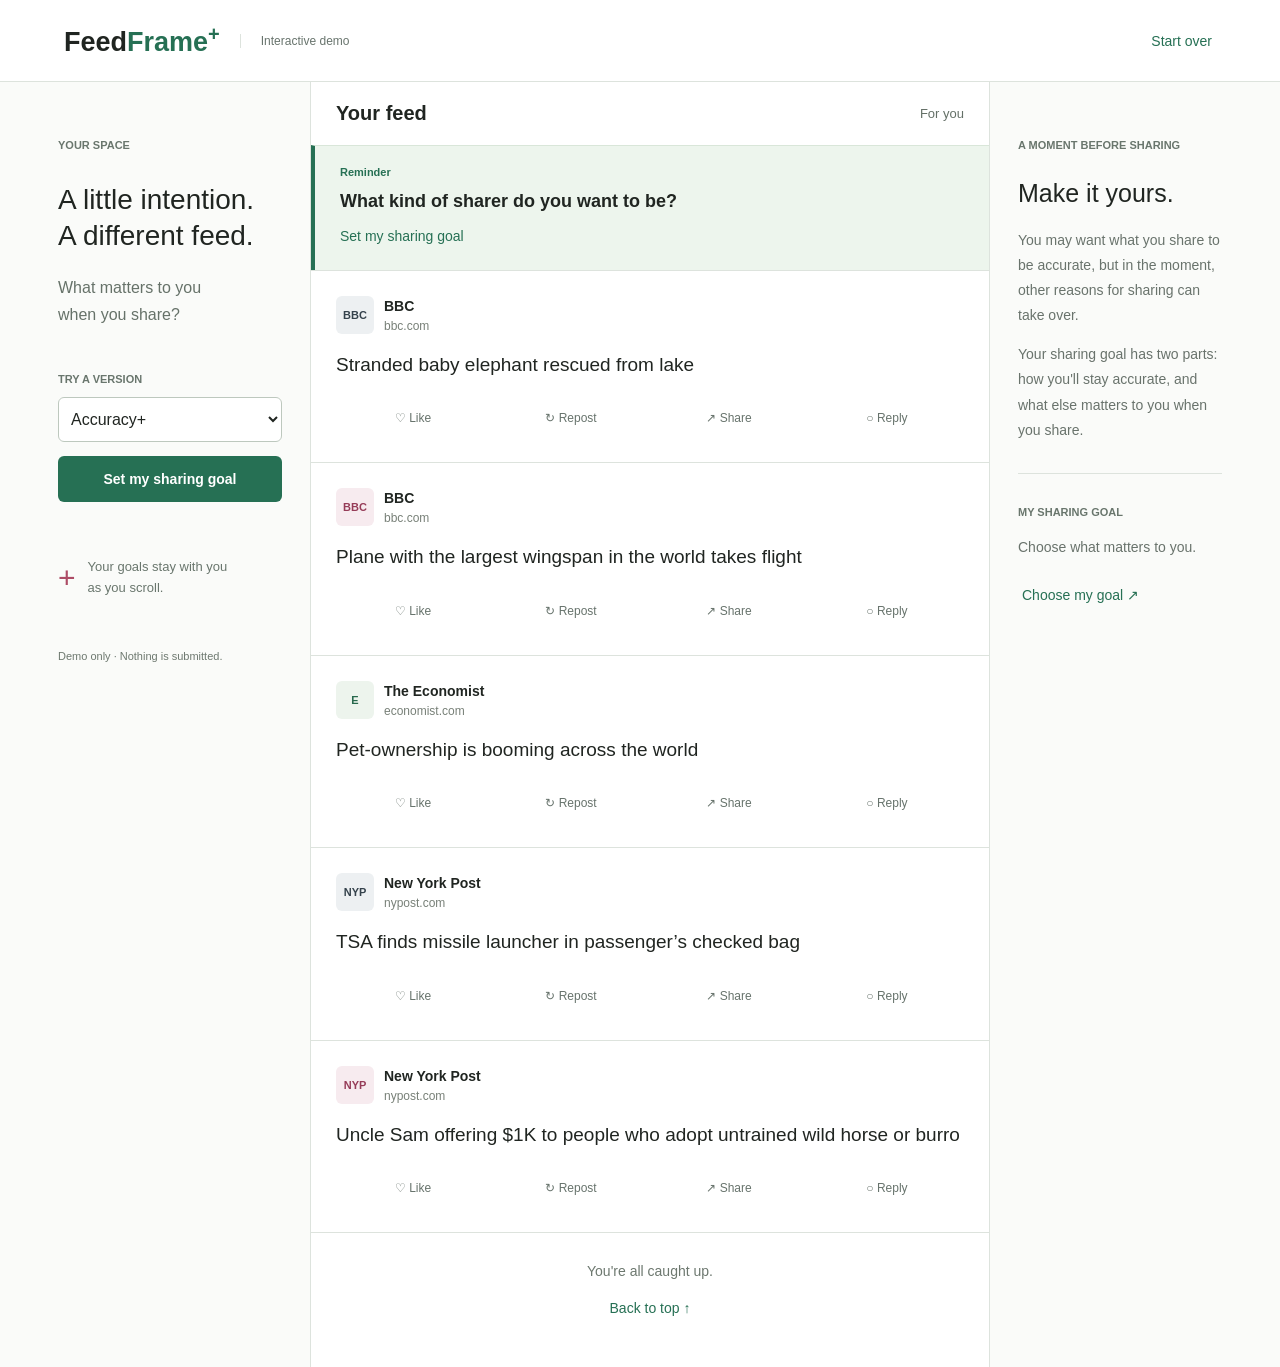
<file: _static/accuracy-demo/index.html>
<!doctype html>
<html lang="en">
<head>
  <meta charset="utf-8">
  <meta name="viewport" content="width=device-width,initial-scale=1">
  <title>Accuracy+ | FeedFrame</title>
  <link rel="stylesheet" href="demo.css">
  <script src="demo.js" defer></script>
</head>
<body>
  <header class="masthead"><a class="brand" href="index.html">Feed<span>Frame</span><sup>+</sup></a><span class="demo-label">Interactive demo</span><button id="restart" class="quiet">Start over</button></header>
  <div class="layout">
    <aside class="sidebar"><p class="eyebrow">YOUR SPACE</p><h1>A little intention.<br>A different feed.</h1><p class="intro">What matters to you<br>when you share?</p><label class="eyebrow" for="version">TRY A VERSION</label><select id="version"><option value="goals">Accuracy+</option><option value="plan">Accuracy+ Plan</option><option value="importance">Accuracy Importance</option></select><button id="edit" class="primary">Set my sharing goal</button><div class="side-note"><span class="small-plus">+</span><p>Your goals stay with you<br>as you scroll.</p></div><p class="footnote">Demo only · Nothing is submitted.</p></aside>
    <main id="feed"><div class="feed-top"><div class="feed-title"><h2>Your feed</h2><span>For you</span></div><section id="banner" class="banner" aria-live="polite"></section></div><div id="posts"></div><footer class="feed-end">You're all caught up.<button id="back-top" class="quiet">Back to top ↑</button></footer></main>
    <aside class="right"><p class="eyebrow">A MOMENT BEFORE SHARING</p><h2>Make it yours.</h2><p>You may want what you share to be accurate, but in the moment, other reasons for sharing can take over.</p><p>Your sharing goal has two parts: how you'll stay accurate, and what else matters to you when you share.</p><div class="rule"></div><p class="eyebrow">MY SHARING GOAL</p><p id="side-summary">Choose what matters to you.</p><button id="side-edit" class="quiet">Choose my goal ↗</button></aside>
  </div>
  <dialog id="setup" aria-labelledby="setup-title"><form id="setup-form"><div class="dialog-head"><span class="eyebrow" id="step-label"></span><button type="button" id="close" class="quiet" aria-label="Close goal settings">✕</button></div><h2 id="setup-title"></h2><p id="setup-intro"></p><fieldset id="choices"><legend class="sr-only">Choose one option</legend></fieldset><label id="custom-wrap" hidden>Your own words<input id="custom" maxlength="160" autocomplete="off"></label><p class="error" id="error" role="alert"></p><div class="dialog-actions"><button type="button" id="back" class="quiet">Back</button><button class="primary" id="next">Continue →</button></div></form></dialog>
  <dialog id="reply" aria-labelledby="reply-title"><form id="reply-form"><h2 id="reply-title">Join the conversation</h2><label for="reply-text">Your reply</label><textarea id="reply-text" rows="4" maxlength="500" required></textarea><div class="dialog-actions"><button type="button" id="cancel-reply" class="quiet">Cancel</button><button class="primary">Reply</button></div></form></dialog><div id="toast" role="status"></div>
</body>
</html>
</file>
<file: _static/accuracy-demo/demo.css>
:root{font-family:Arial,Helvetica,sans-serif;color:#202521;background:#fafbf9;font-size:16px;--green:#267054;--line:#dde3dd}*{box-sizing:border-box;letter-spacing:0}body{margin:0}button,input,select,textarea{font:inherit}button,a,select,input{touch-action:manipulation}button{cursor:pointer;border-radius:6px}button:focus-visible,a:focus-visible,select:focus-visible,input:focus-visible,textarea:focus-visible{outline:3px solid #2781c8;outline-offset:3px}button{border:0}button:hover{filter:brightness(.94)}.masthead{height:82px;border-bottom:1px solid var(--line);display:flex;align-items:center;gap:20px;padding:0 5%;background:white}.brand{font-size:27px;font-weight:700;text-decoration:none;color:#202521}.brand span,.brand sup{color:var(--green)}.brand sup{font-size:20px}.demo-label{font-size:12px;color:#68746d;border-left:1px solid var(--line);padding-left:20px}.masthead>button{margin-left:auto}.layout{max-width:1380px;margin:auto;display:grid;grid-template-columns:280px minmax(0,680px) 260px;justify-content:center}.sidebar,.right{padding:44px 28px;align-self:start;position:sticky;top:0}.eyebrow{font-size:11px;font-weight:700;color:#69766d;line-height:1.5;display:block}.sidebar h1{font-size:28px;line-height:1.3;font-weight:500;margin:28px 0 20px}.intro{color:#667269;line-height:1.7;margin-bottom:42px}select{width:100%;background:white;border:1px solid #bdc8be;padding:12px 8px;border-radius:6px;color:#202521;margin:10px 0 14px}.primary{background:var(--green);color:white;padding:13px 18px;font-weight:600;min-height:46px}.sidebar .primary{width:100%;font-size:14px}.quiet{background:transparent;color:var(--green);padding:10px 4px;font-size:14px;min-height:42px}.side-note{display:flex;gap:12px;align-items:center;margin-top:42px;color:#69766d;font-size:13px;line-height:1.6}.small-plus{color:#ad4c66;font-size:30px}.footnote{font-size:11px;color:#6d786f;margin-top:36px;line-height:1.5}main{background:#fff;border-left:1px solid var(--line);border-right:1px solid var(--line);min-width:0}.feed-top{position:sticky;top:0;background:#fff;z-index:2;border-bottom:1px solid var(--line)}.feed-title{display:flex;align-items:center;justify-content:space-between;padding:20px 25px}.feed-title h2{font-size:20px;margin:0}.feed-title>span{font-size:13px;color:#647067}.banner{background:#edf5ed;border-top:1px solid #d9e6d9;padding:18px 25px;border-left:4px solid var(--green);overflow-wrap:anywhere}.banner .eyebrow{margin:0 0 7px;color:var(--green)}.goal-line{font-size:18px;line-height:1.45;font-weight:600;margin:0}.goal-line .plus{color:#a34764;padding:0 7px}.plan-line{font-size:14px;line-height:1.6;margin:10px 0 0;color:#4e5b52}.banner.importance{background:#eef4ff;border-color:#316fc5}.banner.importance .eyebrow{color:#316fc5}.banner button{padding:5px 0;margin-top:6px;min-height:32px}.post{padding:25px;border-bottom:1px solid var(--line)}.author{display:flex;align-items:center;gap:10px}.avatar{width:38px;height:38px;flex:none;display:grid;place-items:center;border-radius:6px;background:#edf0f2;color:#35424c;font-size:11px;font-weight:700}.post:nth-child(3n+2) .avatar{background:#f7ebef;color:#963c58}.post:nth-child(3n) .avatar{background:#edf4ed;color:#28694d}.author strong{font-size:14px}.handle{font-size:12px;color:#788078;margin-top:4px}.headline{font-size:19px;line-height:1.5;margin:17px 0 20px;font-weight:400}.actions{display:grid;grid-template-columns:repeat(4,minmax(0,1fr));gap:4px}.actions button{background:transparent;min-height:38px;font-size:12px;color:#67736c;white-space:nowrap;padding:6px 2px}.actions button[aria-pressed=true]{color:var(--green);background:#eef5ef}.replies{font-size:14px;color:#4e5b52;overflow-wrap:anywhere}.replies p{border-left:2px solid #d5e1d5;padding-left:12px;line-height:1.5}.right h2{font-size:25px;font-weight:500;margin:25px 0 20px}.right p:not(.eyebrow){font-size:14px;line-height:1.8;color:#69736c}.rule{border-top:1px solid var(--line);margin:30px 0}.feed-end{text-align:center;padding:30px;font-size:14px;color:#6d786f}.feed-end button{display:block;margin:8px auto}dialog{border:1px solid var(--line);border-radius:8px;width:min(620px,calc(100% - 24px));max-height:90dvh;padding:28px;color:#202521;box-shadow:0 24px 100px #17261c26}dialog::backdrop{background:#18271e66;backdrop-filter:blur(3px)}.dialog-head{display:flex;justify-content:space-between;align-items:center}dialog h2{font-size:25px;line-height:1.3;margin:14px 0}#setup-intro{font-size:14px;line-height:1.7;color:#627067}fieldset{border:0;margin:20px 0;padding:0;display:grid;gap:8px}.option{display:flex;align-items:flex-start;gap:12px;border:1px solid var(--line);padding:13px;border-radius:6px;font-size:14px;line-height:1.5;cursor:pointer}.option:has(input:checked){border-color:var(--green);background:#eff6ef}.option input{accent-color:var(--green);margin:4px 0 0;flex:none}.dialog-actions{display:flex;justify-content:space-between;align-items:center;gap:10px;margin-top:20px}.error{color:#a72a42;font-size:13px;min-height:16px}#custom-wrap{font-size:14px;line-height:1.6}#custom,textarea{width:100%;border:1px solid #aab7ac;border-radius:6px;padding:12px;margin-top:8px}#toast{position:fixed;bottom:22px;left:50%;transform:translateX(-50%);background:#263e30;color:white;border-radius:6px;padding:12px 20px;z-index:5;max-width:90%;font-size:14px;display:none}.sr-only{position:absolute;width:1px;height:1px;overflow:hidden;clip-path:inset(50%)}[hidden]{display:none!important}@media(max-width:1120px){.layout{grid-template-columns:240px minmax(0,680px)}.right{display:none}}@media(max-width:700px){.masthead{height:64px;padding:0 16px;gap:10px}.brand{font-size:22px}.demo-label{font-size:10px;padding-left:10px}.layout{display:block}.sidebar{position:static;padding:16px;display:grid;grid-template-columns:minmax(0,1fr) auto;gap:8px 12px;align-items:center}.sidebar h1,.sidebar .intro,.sidebar .side-note,.sidebar .footnote,.sidebar>.eyebrow{display:none}.sidebar select{margin:0;min-width:0;font-size:13px}.sidebar .primary{font-size:12px;padding:12px}.feed-title{padding:16px}.banner{padding:14px 16px}.goal-line{font-size:16px}.plan-line{font-size:13px}.post{padding:20px 16px}.headline{font-size:18px}.actions button{font-size:11px}dialog{padding:20px}dialog h2{font-size:22px}}
</file>
